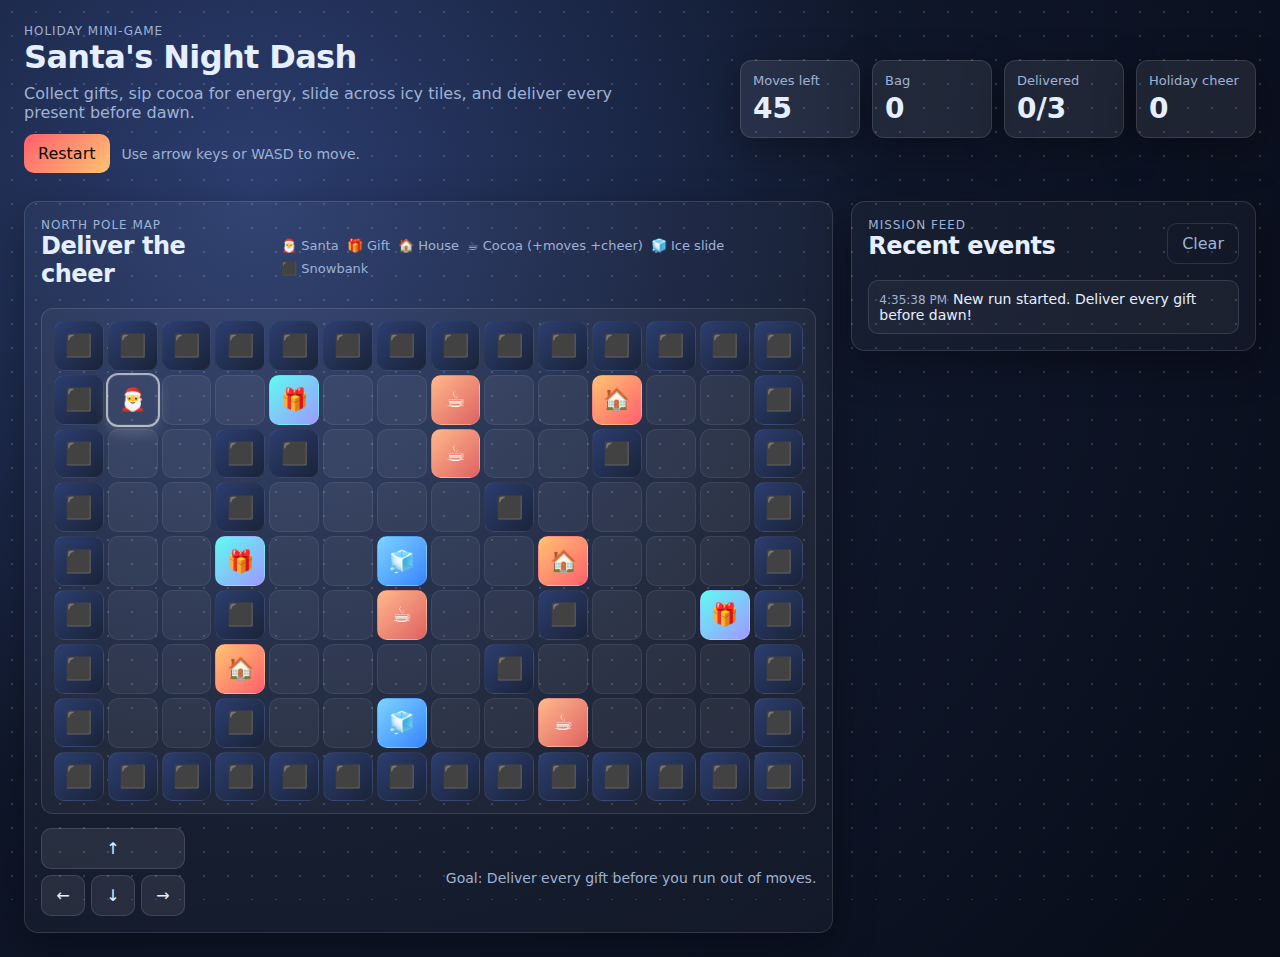
<file: web/index.html>
<!DOCTYPE html>
<html lang="en">
  <head>
    <meta charset="UTF-8" />
    <meta name="viewport" content="width=device-width, initial-scale=1.0" />
    <title>Santa's Night Dash</title>
    <link rel="stylesheet" href="style.css" />
  </head>
  <body>
    <div class="snow"></div>
    <header class="hero">
      <div>
        <p class="eyebrow">Holiday Mini-Game</p>
        <h1>Santa's Night Dash</h1>
        <p class="lede">
          Collect gifts, sip cocoa for energy, slide across icy tiles, and deliver every
          present before dawn.
        </p>
        <div class="cta-row">
          <button id="restart" class="primary">Restart</button>
          <span class="hint">Use arrow keys or WASD to move.</span>
        </div>
      </div>
      <div class="status-cards">
        <div class="card">
          <p class="label">Moves left</p>
          <p class="value" id="moves-left">--</p>
        </div>
        <div class="card">
          <p class="label">Bag</p>
          <p class="value" id="bag-count">--</p>
        </div>
        <div class="card">
          <p class="label">Delivered</p>
          <p class="value" id="delivered-count">--</p>
        </div>
        <div class="card">
          <p class="label">Holiday cheer</p>
          <p class="value" id="cheer-score">--</p>
        </div>
      </div>
    </header>

    <main class="layout">
      <section class="board-panel">
        <div class="panel-heading">
          <div>
            <p class="eyebrow">North Pole Map</p>
            <h2>Deliver the cheer</h2>
          </div>
          <div class="legend">
            <span>🎅 Santa</span>
            <span>🎁 Gift</span>
            <span>🏠 House</span>
            <span>☕ Cocoa (+moves +cheer)</span>
            <span>🧊 Ice slide</span>
            <span>⬛ Snowbank</span>
          </div>
        </div>
        <div id="board" class="board" role="grid" aria-label="Santa game board"></div>
        <div class="controls">
          <div class="dpad">
            <button data-dir="n" aria-label="Move North">↑</button>
            <div class="dpad-row">
              <button data-dir="w" aria-label="Move West">←</button>
              <button data-dir="s" aria-label="Move South">↓</button>
              <button data-dir="e" aria-label="Move East">→</button>
            </div>
          </div>
          <div class="cta-row">
            <p class="hint">Goal: Deliver every gift before you run out of moves.</p>
          </div>
        </div>
      </section>

      <section class="log-panel">
        <div class="panel-heading">
          <div>
            <p class="eyebrow">Mission Feed</p>
            <h2>Recent events</h2>
          </div>
          <button id="clear-log" class="ghost">Clear</button>
        </div>
        <ul id="log" class="log" aria-live="polite"></ul>
      </section>
    </main>

    <div id="toast" class="toast" role="status" aria-live="polite"></div>
    <script src="game.js"></script>
  </body>
</html>
</file>
<file: web/style.css>
:root {
  --bg: radial-gradient(circle at 20% 20%, #2c3e70, #0f172a 50%, #080c18 100%);
  --card: rgba(255, 255, 255, 0.08);
  --accent: #ff5f6d;
  --accent-2: #ffc371;
  --text: #e6efff;
  --muted: #9fb2d4;
  --border: rgba(255, 255, 255, 0.12);
  --shadow: 0 12px 40px rgba(0, 0, 0, 0.35);
  font-family: "Inter", system-ui, -apple-system, sans-serif;
}

*,
*::before,
*::after {
  box-sizing: border-box;
}

body {
  margin: 0;
  min-height: 100vh;
  background: var(--bg);
  color: var(--text);
  padding: 24px;
  position: relative;
}

.snow {
  position: fixed;
  inset: 0;
  pointer-events: none;
  background-image: radial-gradient(#fff 1px, transparent 0);
  background-size: 24px 24px;
  opacity: 0.15;
  animation: drift 20s linear infinite;
}

@keyframes drift {
  from {
    background-position: 0 0;
  }
  to {
    background-position: 0 200px;
  }
}

h1,
h2 {
  margin: 0 0 8px;
  letter-spacing: -0.02em;
}

p {
  margin: 0;
}

.hero {
  display: flex;
  align-items: center;
  justify-content: space-between;
  gap: 24px;
  margin-bottom: 28px;
}

.eyebrow {
  text-transform: uppercase;
  letter-spacing: 0.08em;
  font-size: 12px;
  color: var(--muted);
}

.lede {
  color: var(--muted);
  max-width: 640px;
}

.cta-row {
  display: flex;
  align-items: center;
  gap: 12px;
  margin-top: 12px;
}

.hint {
  color: var(--muted);
  font-size: 14px;
}

.status-cards {
  display: grid;
  grid-template-columns: repeat(4, minmax(120px, 1fr));
  gap: 12px;
  min-width: 360px;
}

.card {
  background: var(--card);
  border: 1px solid var(--border);
  border-radius: 12px;
  padding: 12px;
  box-shadow: var(--shadow);
}

.label {
  color: var(--muted);
  font-size: 13px;
}

.value {
  font-size: 28px;
  font-weight: 700;
  margin-top: 4px;
}

.layout {
  display: grid;
  grid-template-columns: 2fr 1fr;
  gap: 18px;
  align-items: start;
}

.board-panel,
.log-panel {
  background: rgba(255, 255, 255, 0.03);
  border: 1px solid var(--border);
  border-radius: 14px;
  padding: 16px;
  box-shadow: var(--shadow);
}

.panel-heading {
  display: flex;
  justify-content: space-between;
  gap: 16px;
  align-items: center;
  margin-bottom: 12px;
}

.legend {
  display: flex;
  gap: 8px;
  flex-wrap: wrap;
  font-size: 13px;
  color: var(--muted);
}

.board {
  display: grid;
  gap: 4px;
  width: 100%;
  background: rgba(255, 255, 255, 0.04);
  border: 1px solid var(--border);
  border-radius: 12px;
  padding: 12px;
}

.cell {
  aspect-ratio: 1 / 1;
  border-radius: 10px;
  display: grid;
  place-items: center;
  font-size: 22px;
  color: #fff;
  background: rgba(255, 255, 255, 0.05);
  border: 1px solid rgba(255, 255, 255, 0.08);
  position: relative;
}

.cell.wall {
  background: linear-gradient(135deg, #2c3e70, #1a2338);
  border-color: rgba(255, 255, 255, 0.08);
}

.cell.ice {
  background: linear-gradient(135deg, #7cd3ff, #3884ff);
  color: #0b203a;
}

.cell.house {
  background: linear-gradient(135deg, #ffc371, #ff5f6d);
}

.cell.gift {
  background: linear-gradient(135deg, #5ffbf1, #9f98ff);
}

.cell.cocoa {
  background: linear-gradient(135deg, #ffb88c, #de6262);
}

.cell.santa {
  box-shadow: 0 8px 16px rgba(255, 255, 255, 0.18);
  outline: 2px solid rgba(255, 255, 255, 0.6);
}

.controls {
  margin-top: 14px;
  display: flex;
  align-items: center;
  justify-content: space-between;
}

.dpad {
  display: grid;
  grid-template-rows: auto auto;
  gap: 6px;
}

.dpad-row {
  display: grid;
  grid-template-columns: repeat(3, 44px);
  gap: 6px;
  justify-content: center;
}

button {
  font: inherit;
  color: var(--text);
  background: var(--card);
  border: 1px solid var(--border);
  border-radius: 10px;
  padding: 10px 14px;
  cursor: pointer;
  transition: transform 120ms ease, border-color 120ms ease, background 120ms ease;
}

button:hover {
  transform: translateY(-1px);
  border-color: rgba(255, 255, 255, 0.4);
}

button:active {
  transform: translateY(0);
}

.primary {
  background: linear-gradient(135deg, var(--accent), var(--accent-2));
  color: #0a0a0a;
  border: none;
}

.ghost {
  background: transparent;
  color: var(--muted);
}

.log {
  list-style: none;
  margin: 0;
  padding: 0;
  max-height: 480px;
  overflow: auto;
  display: grid;
  gap: 8px;
}

.log li {
  background: rgba(255, 255, 255, 0.04);
  border: 1px solid var(--border);
  border-radius: 10px;
  padding: 10px;
  color: var(--text);
  font-size: 14px;
}

.log time {
  color: var(--muted);
  font-size: 12px;
  margin-right: 6px;
}

.toast {
  position: fixed;
  bottom: 18px;
  right: 18px;
  background: linear-gradient(135deg, var(--accent), var(--accent-2));
  color: #0a0a0a;
  padding: 12px 16px;
  border-radius: 10px;
  box-shadow: var(--shadow);
  opacity: 0;
  transform: translateY(12px);
  transition: opacity 220ms ease, transform 220ms ease;
}

.toast.show {
  opacity: 1;
  transform: translateY(0);
}

@media (max-width: 1024px) {
  body {
    padding: 16px;
  }

  .hero {
    flex-direction: column;
    align-items: flex-start;
  }

  .layout {
    grid-template-columns: 1fr;
  }

  .status-cards {
    width: 100%;
  }
}
</file>
